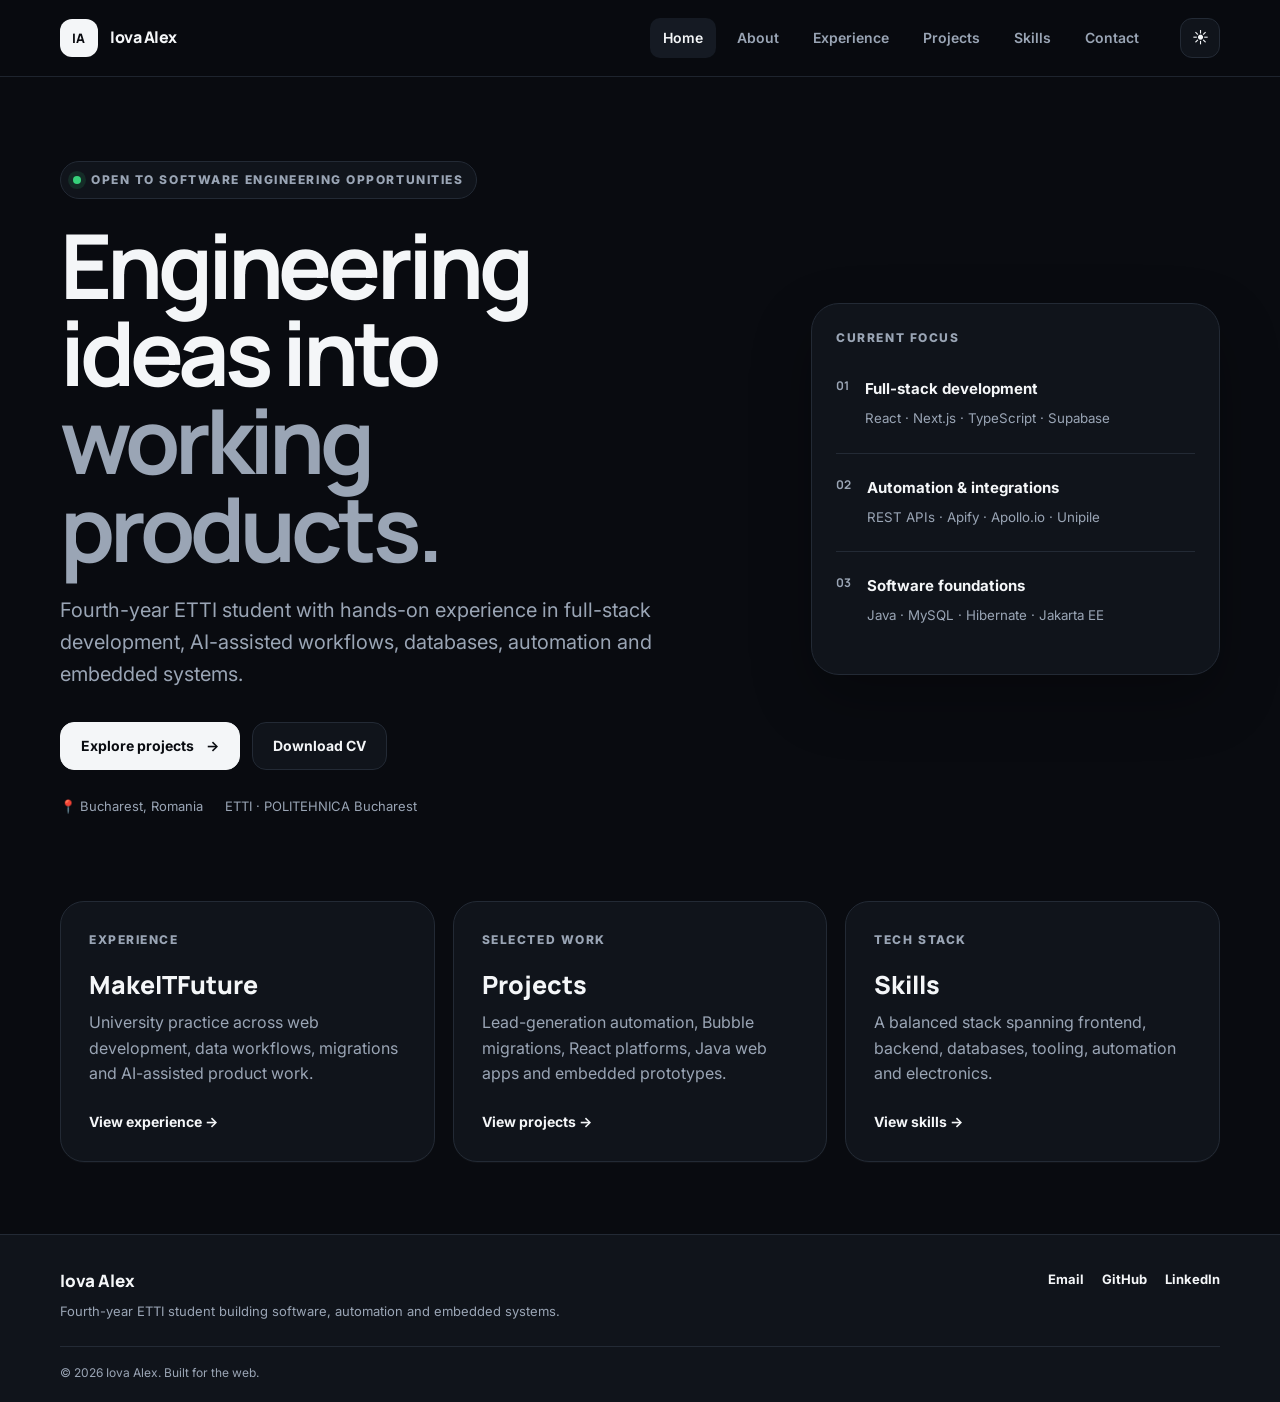
<file: index.html>
<!DOCTYPE html>
<html lang="en" class="dark">
<head>
  <meta charset="UTF-8">
  <meta name="viewport" content="width=device-width, initial-scale=1.0">
  <meta name="description" content="Portfolio of Iova Alex, fourth-year ETTI student focused on software engineering, full-stack development, automation and embedded systems.">
  <meta name="theme-color" content="#090b10">
  <title>Home | Iova Alex</title>
  <link rel="preconnect" href="https://fonts.googleapis.com">
  <link rel="preconnect" href="https://fonts.gstatic.com" crossorigin>
  <link href="https://fonts.googleapis.com/css2?family=Inter:wght@400;500;600;700;800&family=Manrope:wght@600;700;800&display=swap" rel="stylesheet">
  <link rel="stylesheet" href="styles.css">
  <script src="script.js" defer></script>
</head>
<body>
<header class="site-header">
  <div class="shell nav-wrap">
    <a class="brand" href="index.html" aria-label="Iova Alex home">
      <span class="brand-mark">IA</span>
      <span>Iova Alex</span>
    </a>
    <nav class="desktop-nav" aria-label="Primary navigation">
      <a href="index.html" class="active">Home</a>
      <a href="about.html" class="">About</a>
      <a href="experience.html" class="">Experience</a>
      <a href="projects.html" class="">Projects</a>
      <a href="skills.html" class="">Skills</a>
      <a href="contact.html" class="">Contact</a>
    </nav>
    <div class="nav-actions">
      <button class="icon-btn theme-toggle" aria-label="Toggle theme" title="Toggle theme">
        <span class="sun">☀</span><span class="moon">☾</span>
      </button>
      <button class="icon-btn menu-toggle" aria-label="Open menu" aria-expanded="false">☰</button>
    </div>
  </div>
  <nav class="mobile-nav" aria-label="Mobile navigation">
    <a href="index.html" class="active">Home</a>
    <a href="about.html" class="">About</a>
    <a href="experience.html" class="">Experience</a>
    <a href="projects.html" class="">Projects</a>
    <a href="skills.html" class="">Skills</a>
    <a href="contact.html" class="">Contact</a>
  </nav>
</header>
<main>
  <section class="hero shell">
    <div class="hero-copy reveal">
      <div class="eyebrow"><span class="status-dot"></span> Open to software engineering opportunities</div>
      <h1>Engineering ideas into <span>working products.</span></h1>
      <p class="hero-lead">Fourth-year ETTI student with hands-on experience in full-stack development, AI-assisted workflows, databases, automation and embedded systems.</p>
      <div class="button-row">
        <a class="btn primary" href="projects.html">Explore projects <span>→</span></a>
        <a class="btn secondary" href="IOVA_DUMITRU_ALEXANDRU_CV_2026_UPDATED.pdf" download>Download CV</a>
      </div>
      <div class="hero-meta">
        <span>📍 Bucharest, Romania</span>
        <span>ETTI · POLITEHNICA Bucharest</span>
      </div>
    </div>
    <aside class="hero-panel reveal delay-1">
      <div class="panel-label">Current focus</div>
      <div class="focus-card">
        <span>01</span>
        <div><strong>Full-stack development</strong><small>React · Next.js · TypeScript · Supabase</small></div>
      </div>
      <div class="focus-card">
        <span>02</span>
        <div><strong>Automation & integrations</strong><small>REST APIs · Apify · Apollo.io · Unipile</small></div>
      </div>
      <div class="focus-card">
        <span>03</span>
        <div><strong>Software foundations</strong><small>Java · MySQL · Hibernate · Jakarta EE</small></div>
      </div>
    </aside>
  </section>

  <section class="shell home-grid">
    <a class="feature-card reveal" href="experience.html">
      <span class="feature-kicker">Experience</span>
      <h2>MakeITFuture</h2>
      <p>University practice across web development, data workflows, migrations and AI-assisted product work.</p>
      <span class="card-link">View experience →</span>
    </a>
    <a class="feature-card reveal delay-1" href="projects.html">
      <span class="feature-kicker">Selected work</span>
      <h2>Projects</h2>
      <p>Lead-generation automation, Bubble migrations, React platforms, Java web apps and embedded prototypes.</p>
      <span class="card-link">View projects →</span>
    </a>
    <a class="feature-card reveal delay-2" href="skills.html">
      <span class="feature-kicker">Tech stack</span>
      <h2>Skills</h2>
      <p>A balanced stack spanning frontend, backend, databases, tooling, automation and electronics.</p>
      <span class="card-link">View skills →</span>
    </a>
  </section>
</main>
<footer class="site-footer">
  <div class="shell footer-grid">
    <div>
      <strong>Iova Alex</strong>
      <p>Fourth-year ETTI student building software, automation and embedded systems.</p>
    </div>
    <div class="footer-links">
      <a href="mailto:iovaalex1234@gmail.com">Email</a>
      <a href="https://github.com/JustAlexD" target="_blank" rel="noreferrer">GitHub</a>
      <a href="https://www.linkedin.com/in/dumitru-alexandru-iova-7794963b9/" target="_blank" rel="noreferrer">LinkedIn</a>
    </div>
  </div>
  <div class="shell footer-bottom">© <span data-year></span> Iova Alex. Built for the web.</div>
</footer>
</body>
</html>
</file>
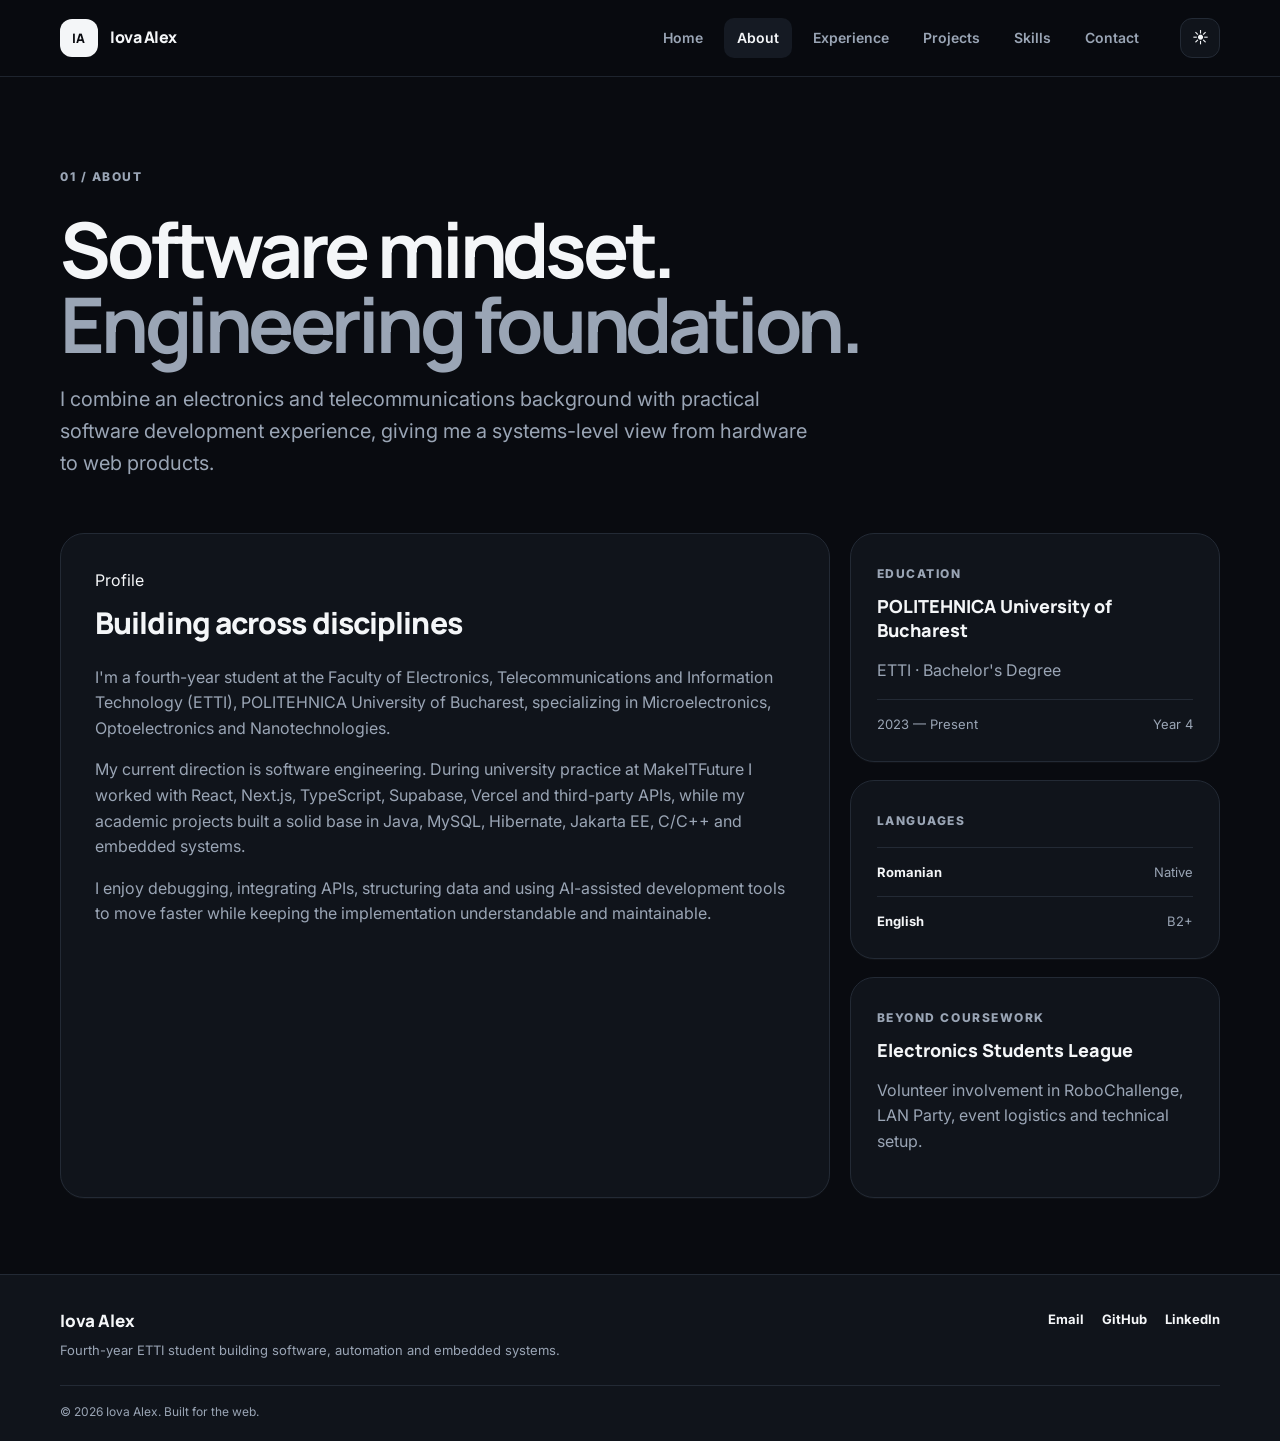
<file: about.html>
<!DOCTYPE html>
<html lang="en" class="dark">
<head>
  <meta charset="UTF-8">
  <meta name="viewport" content="width=device-width, initial-scale=1.0">
  <meta name="description" content="About Iova Alex: fourth-year ETTI student at POLITEHNICA University of Bucharest.">
  <meta name="theme-color" content="#090b10">
  <title>About | Iova Alex</title>
  <link rel="preconnect" href="https://fonts.googleapis.com">
  <link rel="preconnect" href="https://fonts.gstatic.com" crossorigin>
  <link href="https://fonts.googleapis.com/css2?family=Inter:wght@400;500;600;700;800&family=Manrope:wght@600;700;800&display=swap" rel="stylesheet">
  <link rel="stylesheet" href="styles.css">
  <script src="script.js" defer></script>
</head>
<body>
<header class="site-header">
  <div class="shell nav-wrap">
    <a class="brand" href="index.html" aria-label="Iova Alex home">
      <span class="brand-mark">IA</span>
      <span>Iova Alex</span>
    </a>
    <nav class="desktop-nav" aria-label="Primary navigation">
      <a href="index.html" class="">Home</a>
      <a href="about.html" class="active">About</a>
      <a href="experience.html" class="">Experience</a>
      <a href="projects.html" class="">Projects</a>
      <a href="skills.html" class="">Skills</a>
      <a href="contact.html" class="">Contact</a>
    </nav>
    <div class="nav-actions">
      <button class="icon-btn theme-toggle" aria-label="Toggle theme" title="Toggle theme">
        <span class="sun">☀</span><span class="moon">☾</span>
      </button>
      <button class="icon-btn menu-toggle" aria-label="Open menu" aria-expanded="false">☰</button>
    </div>
  </div>
  <nav class="mobile-nav" aria-label="Mobile navigation">
    <a href="index.html" class="">Home</a>
    <a href="about.html" class="active">About</a>
    <a href="experience.html" class="">Experience</a>
    <a href="projects.html" class="">Projects</a>
    <a href="skills.html" class="">Skills</a>
    <a href="contact.html" class="">Contact</a>
  </nav>
</header>
<main class="page-main">
  <section class="page-hero shell reveal">
    <span class="section-no">01 / About</span>
    <h1>Software mindset.<br><span>Engineering foundation.</span></h1>
    <p>I combine an electronics and telecommunications background with practical software development experience, giving me a systems-level view from hardware to web products.</p>
  </section>

  <section class="shell two-col">
    <article class="surface reveal">
      <div class="section-heading">
        <span>Profile</span>
        <h2>Building across disciplines</h2>
      </div>
      <p>I'm a fourth-year student at the Faculty of Electronics, Telecommunications and Information Technology (ETTI), POLITEHNICA University of Bucharest, specializing in Microelectronics, Optoelectronics and Nanotechnologies.</p>
      <p>My current direction is software engineering. During university practice at MakeITFuture I worked with React, Next.js, TypeScript, Supabase, Vercel and third-party APIs, while my academic projects built a solid base in Java, MySQL, Hibernate, Jakarta EE, C/C++ and embedded systems.</p>
      <p>I enjoy debugging, integrating APIs, structuring data and using AI-assisted development tools to move faster while keeping the implementation understandable and maintainable.</p>
    </article>

    <aside class="stack">
      <div class="surface compact reveal delay-1">
        <span class="mini-label">Education</span>
        <h3>POLITEHNICA University of Bucharest</h3>
        <p>ETTI · Bachelor's Degree</p>
        <div class="meta-line"><span>2023 — Present</span><span>Year 4</span></div>
      </div>
      <div class="surface compact reveal delay-2">
        <span class="mini-label">Languages</span>
        <div class="language-row"><strong>Romanian</strong><span>Native</span></div>
        <div class="language-row"><strong>English</strong><span>B2+</span></div>
      </div>
      <div class="surface compact reveal delay-3">
        <span class="mini-label">Beyond coursework</span>
        <h3>Electronics Students League</h3>
        <p>Volunteer involvement in RoboChallenge, LAN Party, event logistics and technical setup.</p>
      </div>
    </aside>
  </section>
</main>
<footer class="site-footer">
  <div class="shell footer-grid">
    <div>
      <strong>Iova Alex</strong>
      <p>Fourth-year ETTI student building software, automation and embedded systems.</p>
    </div>
    <div class="footer-links">
      <a href="mailto:iovaalex1234@gmail.com">Email</a>
      <a href="https://github.com/JustAlexD" target="_blank" rel="noreferrer">GitHub</a>
      <a href="https://www.linkedin.com/in/dumitru-alexandru-iova-7794963b9/" target="_blank" rel="noreferrer">LinkedIn</a>
    </div>
  </div>
  <div class="shell footer-bottom">© <span data-year></span> Iova Alex. Built for the web.</div>
</footer>
</body>
</html>
</file>
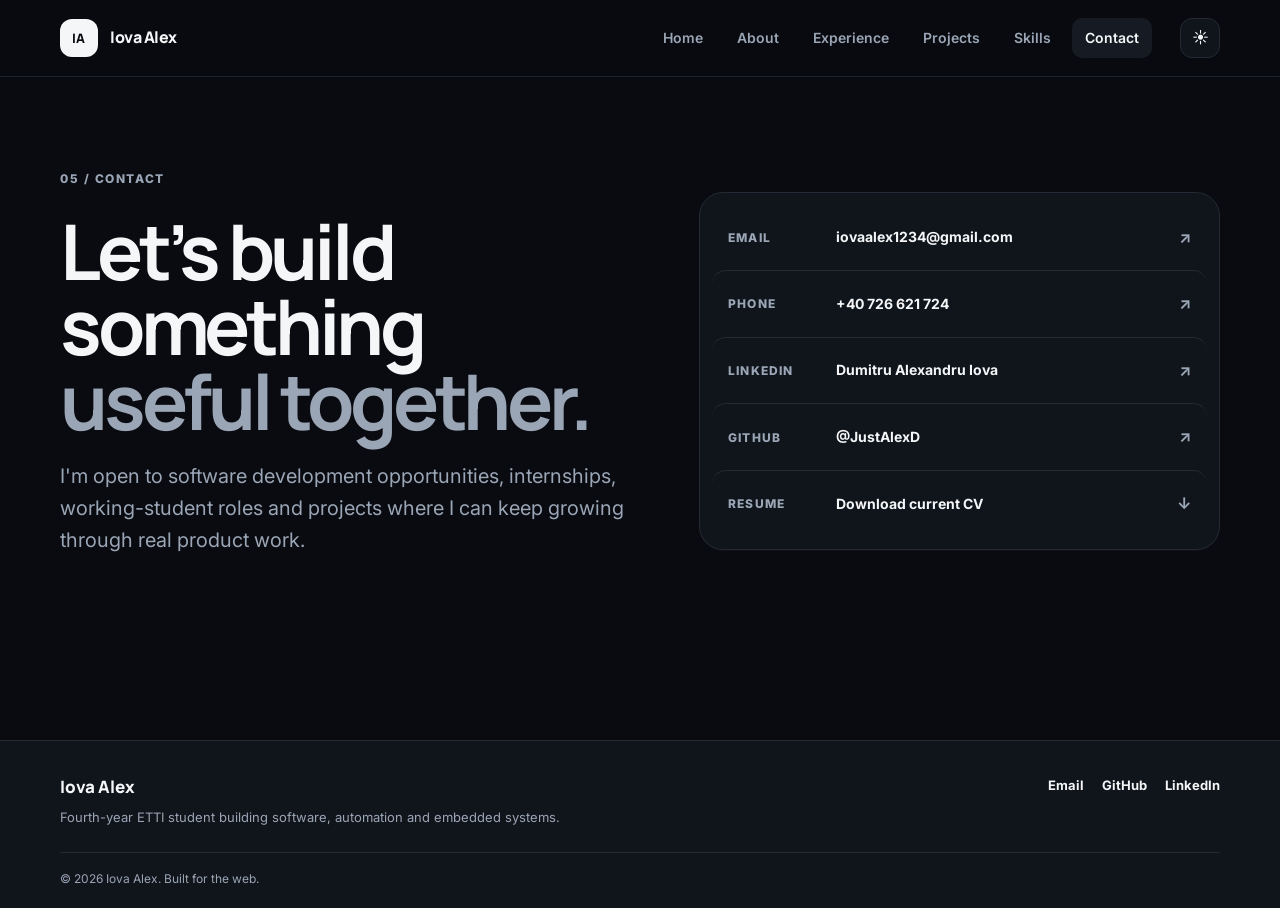
<file: contact.html>
<!DOCTYPE html>
<html lang="en" class="dark">
<head>
  <meta charset="UTF-8">
  <meta name="viewport" content="width=device-width, initial-scale=1.0">
  <meta name="description" content="Contact Iova Alex for software engineering opportunities and collaborations.">
  <meta name="theme-color" content="#090b10">
  <title>Contact | Iova Alex</title>
  <link rel="preconnect" href="https://fonts.googleapis.com">
  <link rel="preconnect" href="https://fonts.gstatic.com" crossorigin>
  <link href="https://fonts.googleapis.com/css2?family=Inter:wght@400;500;600;700;800&family=Manrope:wght@600;700;800&display=swap" rel="stylesheet">
  <link rel="stylesheet" href="styles.css">
  <script src="script.js" defer></script>
</head>
<body>
<header class="site-header">
  <div class="shell nav-wrap">
    <a class="brand" href="index.html" aria-label="Iova Alex home">
      <span class="brand-mark">IA</span>
      <span>Iova Alex</span>
    </a>
    <nav class="desktop-nav" aria-label="Primary navigation">
      <a href="index.html" class="">Home</a>
      <a href="about.html" class="">About</a>
      <a href="experience.html" class="">Experience</a>
      <a href="projects.html" class="">Projects</a>
      <a href="skills.html" class="">Skills</a>
      <a href="contact.html" class="active">Contact</a>
    </nav>
    <div class="nav-actions">
      <button class="icon-btn theme-toggle" aria-label="Toggle theme" title="Toggle theme">
        <span class="sun">☀</span><span class="moon">☾</span>
      </button>
      <button class="icon-btn menu-toggle" aria-label="Open menu" aria-expanded="false">☰</button>
    </div>
  </div>
  <nav class="mobile-nav" aria-label="Mobile navigation">
    <a href="index.html" class="">Home</a>
    <a href="about.html" class="">About</a>
    <a href="experience.html" class="">Experience</a>
    <a href="projects.html" class="">Projects</a>
    <a href="skills.html" class="">Skills</a>
    <a href="contact.html" class="active">Contact</a>
  </nav>
</header>
<main class="page-main contact-main">
  <section class="contact-hero shell">
    <div class="reveal">
      <span class="section-no">05 / Contact</span>
      <h1>Let’s build something<br><span>useful together.</span></h1>
      <p>I'm open to software development opportunities, internships, working-student roles and projects where I can keep growing through real product work.</p>
    </div>
    <div class="contact-panel surface reveal delay-1">
      <a class="contact-row" href="mailto:iovaalex1234@gmail.com">
        <span>Email</span><strong>iovaalex1234@gmail.com</strong><b>↗</b>
      </a>
      <a class="contact-row" href="tel:+40726621724">
        <span>Phone</span><strong>+40 726 621 724</strong><b>↗</b>
      </a>
      <a class="contact-row" href="https://www.linkedin.com/in/dumitru-alexandru-iova-7794963b9/" target="_blank" rel="noreferrer">
        <span>LinkedIn</span><strong>Dumitru Alexandru Iova</strong><b>↗</b>
      </a>
      <a class="contact-row" href="https://github.com/JustAlexD" target="_blank" rel="noreferrer">
        <span>GitHub</span><strong>@JustAlexD</strong><b>↗</b>
      </a>
      <a class="contact-row" href="IOVA_DUMITRU_ALEXANDRU_CV_2026_UPDATED.pdf" download>
        <span>Resume</span><strong>Download current CV</strong><b>↓</b>
      </a>
    </div>
  </section>
</main>
<footer class="site-footer">
  <div class="shell footer-grid">
    <div>
      <strong>Iova Alex</strong>
      <p>Fourth-year ETTI student building software, automation and embedded systems.</p>
    </div>
    <div class="footer-links">
      <a href="mailto:iovaalex1234@gmail.com">Email</a>
      <a href="https://github.com/JustAlexD" target="_blank" rel="noreferrer">GitHub</a>
      <a href="https://www.linkedin.com/in/dumitru-alexandru-iova-7794963b9/" target="_blank" rel="noreferrer">LinkedIn</a>
    </div>
  </div>
  <div class="shell footer-bottom">© <span data-year></span> Iova Alex. Built for the web.</div>
</footer>
</body>
</html>
</file>
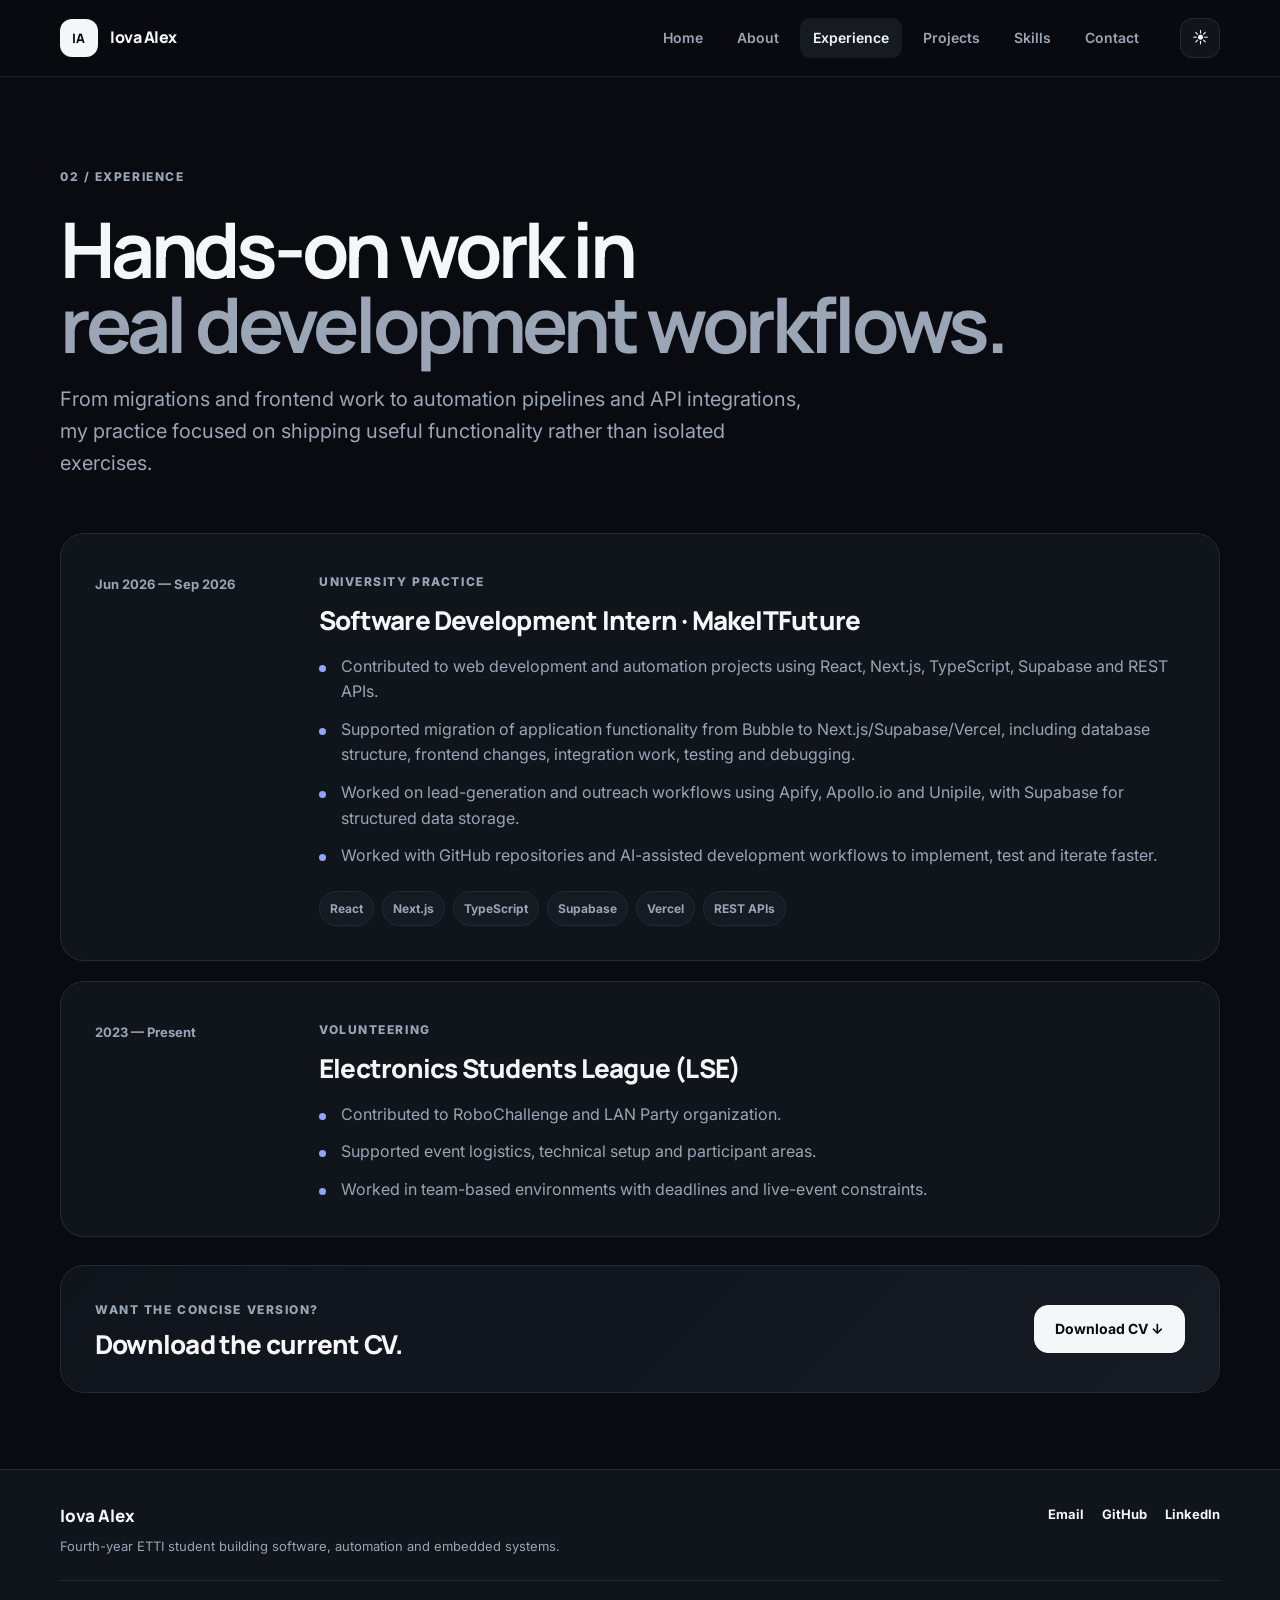
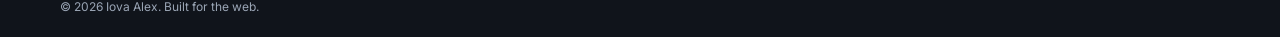
<file: experience.html>
<!DOCTYPE html>
<html lang="en" class="dark">
<head>
  <meta charset="UTF-8">
  <meta name="viewport" content="width=device-width, initial-scale=1.0">
  <meta name="description" content="Professional and practical experience of Iova Alex, including MakeITFuture university practice.">
  <meta name="theme-color" content="#090b10">
  <title>Experience | Iova Alex</title>
  <link rel="preconnect" href="https://fonts.googleapis.com">
  <link rel="preconnect" href="https://fonts.gstatic.com" crossorigin>
  <link href="https://fonts.googleapis.com/css2?family=Inter:wght@400;500;600;700;800&family=Manrope:wght@600;700;800&display=swap" rel="stylesheet">
  <link rel="stylesheet" href="styles.css">
  <script src="script.js" defer></script>
</head>
<body>
<header class="site-header">
  <div class="shell nav-wrap">
    <a class="brand" href="index.html" aria-label="Iova Alex home">
      <span class="brand-mark">IA</span>
      <span>Iova Alex</span>
    </a>
    <nav class="desktop-nav" aria-label="Primary navigation">
      <a href="index.html" class="">Home</a>
      <a href="about.html" class="">About</a>
      <a href="experience.html" class="active">Experience</a>
      <a href="projects.html" class="">Projects</a>
      <a href="skills.html" class="">Skills</a>
      <a href="contact.html" class="">Contact</a>
    </nav>
    <div class="nav-actions">
      <button class="icon-btn theme-toggle" aria-label="Toggle theme" title="Toggle theme">
        <span class="sun">☀</span><span class="moon">☾</span>
      </button>
      <button class="icon-btn menu-toggle" aria-label="Open menu" aria-expanded="false">☰</button>
    </div>
  </div>
  <nav class="mobile-nav" aria-label="Mobile navigation">
    <a href="index.html" class="">Home</a>
    <a href="about.html" class="">About</a>
    <a href="experience.html" class="active">Experience</a>
    <a href="projects.html" class="">Projects</a>
    <a href="skills.html" class="">Skills</a>
    <a href="contact.html" class="">Contact</a>
  </nav>
</header>
<main class="page-main">
  <section class="page-hero shell reveal">
    <span class="section-no">02 / Experience</span>
    <h1>Hands-on work in<br><span>real development workflows.</span></h1>
    <p>From migrations and frontend work to automation pipelines and API integrations, my practice focused on shipping useful functionality rather than isolated exercises.</p>
  </section>

  <section class="shell timeline">
    <article class="timeline-item surface reveal">
      <div class="timeline-date">Jun 2026 — Sep 2026</div>
      <div>
        <span class="mini-label">University Practice</span>
        <h2>Software Development Intern · MakeITFuture</h2>
        <ul class="clean-list">
          <li>Contributed to web development and automation projects using React, Next.js, TypeScript, Supabase and REST APIs.</li>
          <li>Supported migration of application functionality from Bubble to Next.js/Supabase/Vercel, including database structure, frontend changes, integration work, testing and debugging.</li>
          <li>Worked on lead-generation and outreach workflows using Apify, Apollo.io and Unipile, with Supabase for structured data storage.</li>
          <li>Worked with GitHub repositories and AI-assisted development workflows to implement, test and iterate faster.</li>
        </ul>
        <div class="tag-row">
          <span>React</span><span>Next.js</span><span>TypeScript</span><span>Supabase</span><span>Vercel</span><span>REST APIs</span>
        </div>
      </div>
    </article>

    <article class="timeline-item surface reveal delay-1">
      <div class="timeline-date">2023 — Present</div>
      <div>
        <span class="mini-label">Volunteering</span>
        <h2>Electronics Students League (LSE)</h2>
        <ul class="clean-list">
          <li>Contributed to RoboChallenge and LAN Party organization.</li>
          <li>Supported event logistics, technical setup and participant areas.</li>
          <li>Worked in team-based environments with deadlines and live-event constraints.</li>
        </ul>
      </div>
    </article>
  </section>

  <section class="shell callout reveal">
    <div>
      <span class="mini-label">Want the concise version?</span>
      <h2>Download the current CV.</h2>
    </div>
    <a class="btn primary" href="IOVA_DUMITRU_ALEXANDRU_CV_2026_UPDATED.pdf" download>Download CV ↓</a>
  </section>
</main>
<footer class="site-footer">
  <div class="shell footer-grid">
    <div>
      <strong>Iova Alex</strong>
      <p>Fourth-year ETTI student building software, automation and embedded systems.</p>
    </div>
    <div class="footer-links">
      <a href="mailto:iovaalex1234@gmail.com">Email</a>
      <a href="https://github.com/JustAlexD" target="_blank" rel="noreferrer">GitHub</a>
      <a href="https://www.linkedin.com/in/dumitru-alexandru-iova-7794963b9/" target="_blank" rel="noreferrer">LinkedIn</a>
    </div>
  </div>
  <div class="shell footer-bottom">© <span data-year></span> Iova Alex. Built for the web.</div>
</footer>
</body>
</html>
</file>
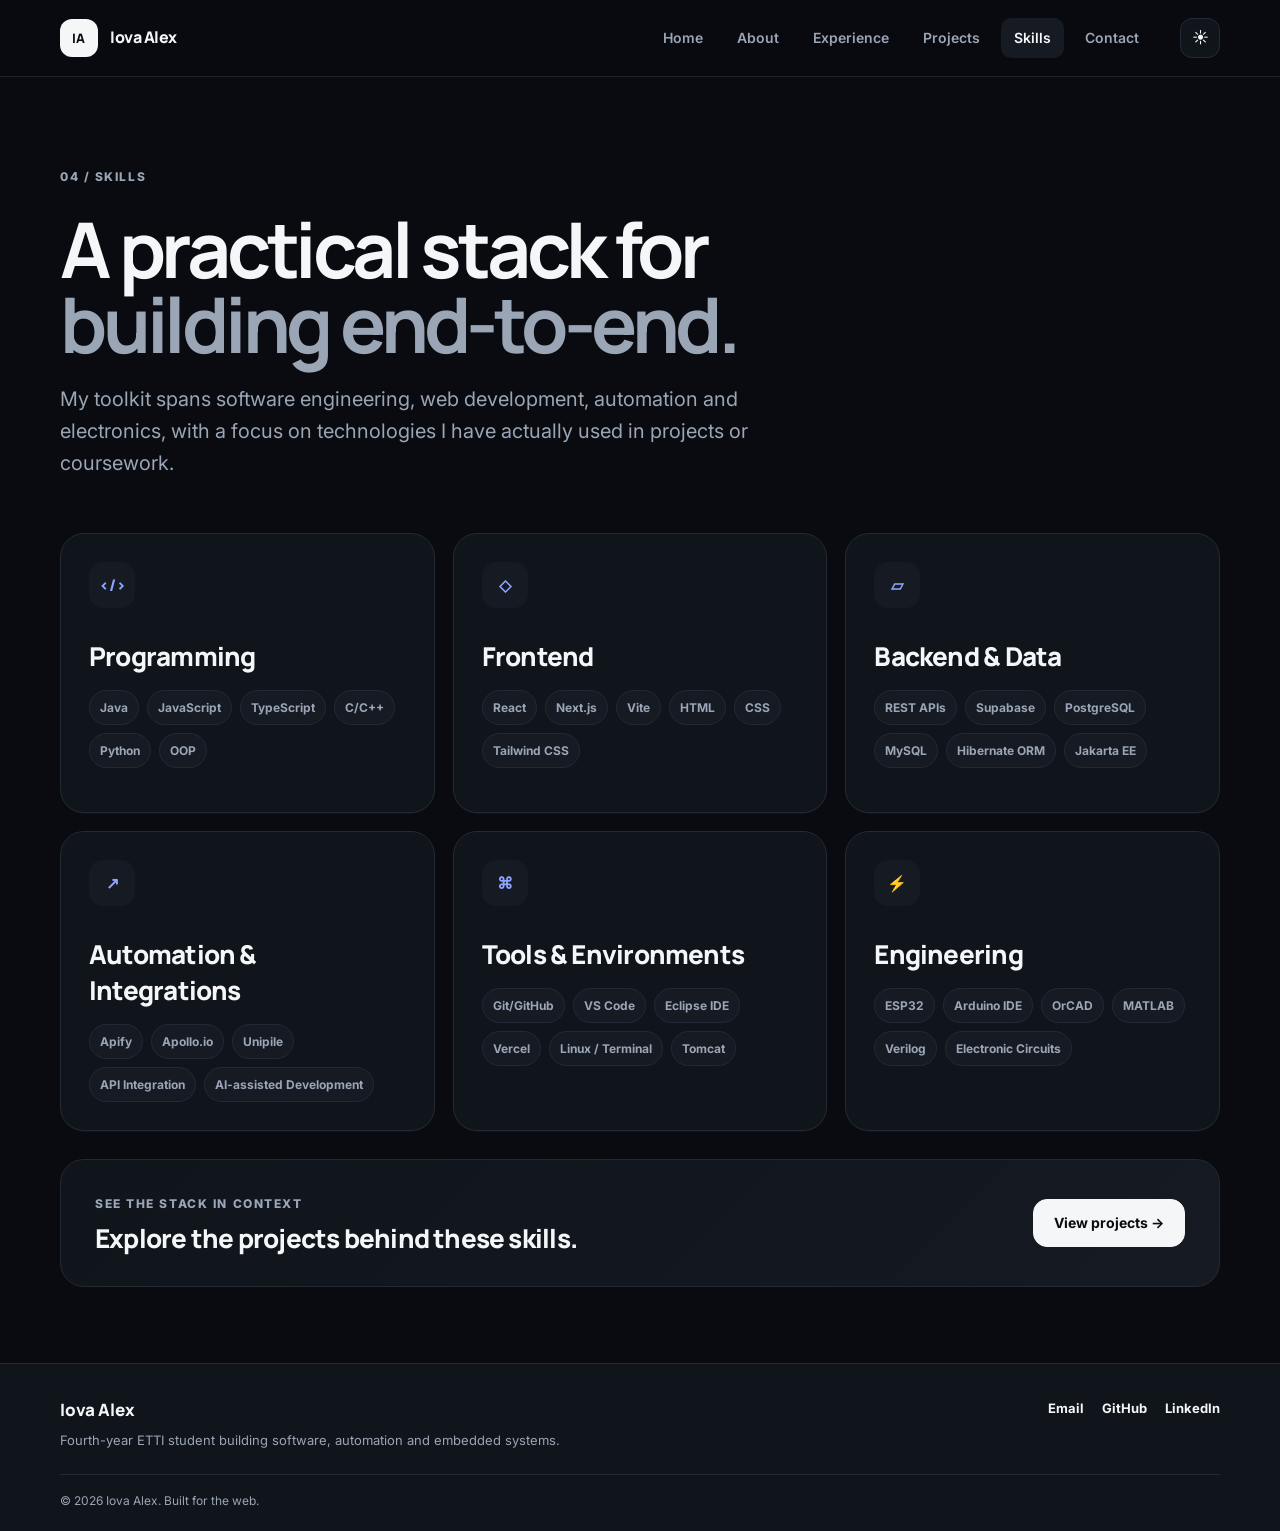
<file: skills.html>
<!DOCTYPE html>
<html lang="en" class="dark">
<head>
  <meta charset="UTF-8">
  <meta name="viewport" content="width=device-width, initial-scale=1.0">
  <meta name="description" content="Technical skills of Iova Alex across programming, web development, databases, automation, tools and embedded systems.">
  <meta name="theme-color" content="#090b10">
  <title>Skills | Iova Alex</title>
  <link rel="preconnect" href="https://fonts.googleapis.com">
  <link rel="preconnect" href="https://fonts.gstatic.com" crossorigin>
  <link href="https://fonts.googleapis.com/css2?family=Inter:wght@400;500;600;700;800&family=Manrope:wght@600;700;800&display=swap" rel="stylesheet">
  <link rel="stylesheet" href="styles.css">
  <script src="script.js" defer></script>
</head>
<body>
<header class="site-header">
  <div class="shell nav-wrap">
    <a class="brand" href="index.html" aria-label="Iova Alex home">
      <span class="brand-mark">IA</span>
      <span>Iova Alex</span>
    </a>
    <nav class="desktop-nav" aria-label="Primary navigation">
      <a href="index.html" class="">Home</a>
      <a href="about.html" class="">About</a>
      <a href="experience.html" class="">Experience</a>
      <a href="projects.html" class="">Projects</a>
      <a href="skills.html" class="active">Skills</a>
      <a href="contact.html" class="">Contact</a>
    </nav>
    <div class="nav-actions">
      <button class="icon-btn theme-toggle" aria-label="Toggle theme" title="Toggle theme">
        <span class="sun">☀</span><span class="moon">☾</span>
      </button>
      <button class="icon-btn menu-toggle" aria-label="Open menu" aria-expanded="false">☰</button>
    </div>
  </div>
  <nav class="mobile-nav" aria-label="Mobile navigation">
    <a href="index.html" class="">Home</a>
    <a href="about.html" class="">About</a>
    <a href="experience.html" class="">Experience</a>
    <a href="projects.html" class="">Projects</a>
    <a href="skills.html" class="active">Skills</a>
    <a href="contact.html" class="">Contact</a>
  </nav>
</header>
<main class="page-main">
  <section class="page-hero shell reveal">
    <span class="section-no">04 / Skills</span>
    <h1>A practical stack for<br><span>building end-to-end.</span></h1>
    <p>My toolkit spans software engineering, web development, automation and electronics, with a focus on technologies I have actually used in projects or coursework.</p>
  </section>

  <section class="shell skill-grid">
    <article class="skill-card reveal">
      <span class="skill-icon">&lt;/&gt;</span>
      <h2>Programming</h2>
      <div class="skill-cloud"><span>Java</span><span>JavaScript</span><span>TypeScript</span><span>C/C++</span><span>Python</span><span>OOP</span></div>
    </article>
    <article class="skill-card reveal delay-1">
      <span class="skill-icon">◇</span>
      <h2>Frontend</h2>
      <div class="skill-cloud"><span>React</span><span>Next.js</span><span>Vite</span><span>HTML</span><span>CSS</span><span>Tailwind CSS</span></div>
    </article>
    <article class="skill-card reveal delay-2">
      <span class="skill-icon">▱</span>
      <h2>Backend & Data</h2>
      <div class="skill-cloud"><span>REST APIs</span><span>Supabase</span><span>PostgreSQL</span><span>MySQL</span><span>Hibernate ORM</span><span>Jakarta EE</span></div>
    </article>
    <article class="skill-card reveal">
      <span class="skill-icon">↗</span>
      <h2>Automation & Integrations</h2>
      <div class="skill-cloud"><span>Apify</span><span>Apollo.io</span><span>Unipile</span><span>API Integration</span><span>AI-assisted Development</span></div>
    </article>
    <article class="skill-card reveal delay-1">
      <span class="skill-icon">⌘</span>
      <h2>Tools & Environments</h2>
      <div class="skill-cloud"><span>Git/GitHub</span><span>VS Code</span><span>Eclipse IDE</span><span>Vercel</span><span>Linux / Terminal</span><span>Tomcat</span></div>
    </article>
    <article class="skill-card reveal delay-2">
      <span class="skill-icon">⚡</span>
      <h2>Engineering</h2>
      <div class="skill-cloud"><span>ESP32</span><span>Arduino IDE</span><span>OrCAD</span><span>MATLAB</span><span>Verilog</span><span>Electronic Circuits</span></div>
    </article>
  </section>

  <section class="shell callout reveal">
    <div>
      <span class="mini-label">See the stack in context</span>
      <h2>Explore the projects behind these skills.</h2>
    </div>
    <a class="btn primary" href="projects.html">View projects →</a>
  </section>
</main>
<footer class="site-footer">
  <div class="shell footer-grid">
    <div>
      <strong>Iova Alex</strong>
      <p>Fourth-year ETTI student building software, automation and embedded systems.</p>
    </div>
    <div class="footer-links">
      <a href="mailto:iovaalex1234@gmail.com">Email</a>
      <a href="https://github.com/JustAlexD" target="_blank" rel="noreferrer">GitHub</a>
      <a href="https://www.linkedin.com/in/dumitru-alexandru-iova-7794963b9/" target="_blank" rel="noreferrer">LinkedIn</a>
    </div>
  </div>
  <div class="shell footer-bottom">© <span data-year></span> Iova Alex. Built for the web.</div>
</footer>
</body>
</html>
</file>
<file: styles.css>
:root{
  --bg:#f6f7f9;--surface:#ffffff;--surface-2:#eef1f5;--text:#101318;--muted:#657080;
  --line:#dfe4ea;--accent:#5b7cff;--accent-2:#9db0ff;--shadow:0 22px 60px rgba(16,19,24,.09);
  --radius:24px;--header:76px
}
html.dark{
  --bg:#090b10;--surface:#10141b;--surface-2:#151a23;--text:#f4f6f8;--muted:#9aa5b5;
  --line:#232a35;--accent:#8ea4ff;--accent-2:#546edb;--shadow:0 24px 60px rgba(0,0,0,.28)
}
*{box-sizing:border-box}
html{scroll-behavior:smooth}
body{margin:0;background:var(--bg);color:var(--text);font-family:Inter,system-ui,sans-serif;line-height:1.6;transition:background .25s,color .25s}
a{color:inherit;text-decoration:none}
img{max-width:100%;display:block}
button{font:inherit}
.shell{width:min(1160px,calc(100% - 40px));margin-inline:auto}
.site-header{position:sticky;top:0;z-index:50;border-bottom:1px solid color-mix(in srgb,var(--line) 84%,transparent);background:color-mix(in srgb,var(--bg) 84%,transparent);backdrop-filter:blur(18px)}
.nav-wrap{height:var(--header);display:flex;align-items:center;justify-content:space-between;gap:28px}
.brand{display:flex;align-items:center;gap:12px;font-family:Manrope,sans-serif;font-weight:800;letter-spacing:-.03em}
.brand-mark{display:grid;place-items:center;width:38px;height:38px;border-radius:12px;background:var(--text);color:var(--bg);font-size:13px;letter-spacing:.04em}
.desktop-nav{display:flex;align-items:center;gap:8px;margin-left:auto}
.desktop-nav a,.mobile-nav a{padding:9px 13px;border-radius:10px;color:var(--muted);font-size:14px;font-weight:600;transition:.2s}
.desktop-nav a:hover,.desktop-nav a.active,.mobile-nav a:hover,.mobile-nav a.active{background:var(--surface-2);color:var(--text)}
.nav-actions{display:flex;gap:8px}
.icon-btn{border:1px solid var(--line);background:var(--surface);color:var(--text);width:40px;height:40px;border-radius:12px;cursor:pointer}
.menu-toggle{display:none}
.sun,.moon{display:none}.dark .sun{display:inline}html:not(.dark) .moon{display:inline}
.mobile-nav{display:none}
.hero{min-height:calc(100vh - var(--header));display:grid;grid-template-columns:1.25fr .75fr;align-items:center;gap:70px;padding-block:72px}
.eyebrow,.mini-label,.section-no,.feature-kicker,.panel-label{font-size:12px;text-transform:uppercase;letter-spacing:.13em;font-weight:800;color:var(--muted)}
.eyebrow{display:inline-flex;align-items:center;gap:10px;padding:8px 12px;border:1px solid var(--line);border-radius:999px;background:var(--surface)}
.status-dot{width:8px;height:8px;border-radius:50%;background:#36d17a;box-shadow:0 0 0 5px rgba(54,209,122,.12)}
.hero h1,.page-hero h1,.contact-hero h1{font-family:Manrope,sans-serif;letter-spacing:-.055em;line-height:.98;margin:22px 0}
.hero h1{font-size:clamp(52px,7vw,94px)}
.page-hero h1,.contact-hero h1{font-size:clamp(48px,6vw,78px)}
.hero h1 span,.page-hero h1 span,.contact-hero h1 span{color:var(--muted)}
.hero-lead,.page-hero>p,.contact-hero>div>p{max-width:760px;font-size:clamp(17px,2vw,20px);color:var(--muted)}
.button-row{display:flex;gap:12px;flex-wrap:wrap;margin-top:32px}
.btn{display:inline-flex;align-items:center;justify-content:center;gap:12px;min-height:48px;padding:0 20px;border-radius:14px;border:1px solid var(--line);font-weight:700;font-size:14px;transition:transform .2s,background .2s}
.btn:hover{transform:translateY(-2px)}
.btn.primary{background:var(--text);color:var(--bg);border-color:var(--text)}
.btn.secondary{background:var(--surface)}
.hero-meta{display:flex;gap:22px;flex-wrap:wrap;margin-top:26px;color:var(--muted);font-size:13px}
.hero-panel{border:1px solid var(--line);background:var(--surface);border-radius:28px;padding:24px;box-shadow:var(--shadow)}
.panel-label{margin-bottom:8px}
.focus-card{display:flex;gap:16px;padding:22px 0;border-bottom:1px solid var(--line)}
.focus-card:last-child{border-bottom:0}
.focus-card>span{font:700 12px Manrope;color:var(--muted)}
.focus-card strong{display:block;font-size:15px;margin-bottom:4px}
.focus-card small{color:var(--muted)}
.home-grid{display:grid;grid-template-columns:repeat(3,1fr);gap:18px;padding:0 0 72px}
.feature-card,.surface,.skill-card,.project-card{border:1px solid var(--line);background:var(--surface);border-radius:var(--radius);box-shadow:0 1px 0 rgba(255,255,255,.03)}
.feature-card{padding:28px;min-height:260px;display:flex;flex-direction:column;transition:transform .22s,border-color .22s}
.feature-card:hover{transform:translateY(-5px);border-color:color-mix(in srgb,var(--accent) 50%,var(--line))}
.feature-card h2{font:800 25px Manrope;margin:18px 0 8px}
.feature-card p{color:var(--muted);margin:0}
.card-link{margin-top:auto;padding-top:24px;font-weight:700;font-size:14px}
.page-main{padding-bottom:76px}
.page-hero{padding:86px 0 54px}
.page-hero>p{margin:0}
.two-col{display:grid;grid-template-columns:1.35fr .65fr;gap:20px}
.surface{padding:34px}
.surface p{color:var(--muted)}
.section-heading h2{font:800 30px Manrope;letter-spacing:-.03em;margin:8px 0 22px}
.stack{display:grid;gap:18px}
.surface.compact{padding:26px}
.surface.compact h3{font:800 18px Manrope;margin:8px 0}
.meta-line,.language-row{display:flex;justify-content:space-between;gap:20px;border-top:1px solid var(--line);padding-top:14px;margin-top:14px;color:var(--muted);font-size:13px}
.language-row strong{color:var(--text)}
.timeline{display:grid;gap:20px}
.timeline-item{display:grid;grid-template-columns:190px 1fr;gap:34px}
.timeline-date{font-size:13px;font-weight:700;color:var(--muted);padding-top:6px}
.timeline-item h2,.project-card h2,.callout h2,.skill-card h2{font:800 26px Manrope;letter-spacing:-.03em;margin:8px 0 16px}
.clean-list{margin:0;padding:0;list-style:none;display:grid;gap:12px;color:var(--muted)}
.clean-list li{position:relative;padding-left:22px}
.clean-list li:before{content:"";position:absolute;left:0;top:.68em;width:7px;height:7px;border-radius:50%;background:var(--accent)}
.tag-row,.skill-cloud{display:flex;flex-wrap:wrap;gap:8px;margin-top:22px}
.tag-row span,.skill-cloud span{padding:7px 10px;border:1px solid var(--line);background:var(--surface-2);border-radius:999px;font-size:12px;color:var(--muted);font-weight:700}
.callout{margin-top:28px;padding:30px 34px;border:1px solid var(--line);border-radius:var(--radius);background:linear-gradient(135deg,var(--surface),var(--surface-2));display:flex;justify-content:space-between;align-items:center;gap:20px}
.callout h2{margin:4px 0 0}
.project-list{display:grid;gap:18px}
.project-card{padding:30px;display:grid;grid-template-columns:70px 1fr;gap:24px}
.project-card.featured{border-color:color-mix(in srgb,var(--accent) 40%,var(--line));background:linear-gradient(145deg,color-mix(in srgb,var(--surface) 92%,var(--accent) 8%),var(--surface))}
.project-index{font:800 13px Manrope;color:var(--muted);padding-top:6px}
.project-card p{color:var(--muted);margin:0;max-width:900px}
.visual-project{grid-template-columns:.85fr 1.15fr;align-items:center}
.project-gallery{display:grid;grid-template-columns:1fr 1fr;gap:10px}
.gallery-shot{border:1px solid var(--line);padding:0;background:var(--surface-2);border-radius:14px;overflow:hidden;cursor:zoom-in}
.gallery-shot:first-child{grid-column:1/-1}
.gallery-shot img{width:100%;height:160px;object-fit:cover;transition:transform .25s}
.gallery-shot:hover img{transform:scale(1.03)}
.lightbox{display:none;position:fixed;inset:0;z-index:100;background:rgba(0,0,0,.9);padding:40px;align-items:center;justify-content:center}
.lightbox.open{display:flex}
.lightbox img{max-height:86vh;border-radius:16px}
.lightbox-close{position:absolute;top:24px;right:28px;width:44px;height:44px;border:1px solid rgba(255,255,255,.3);border-radius:50%;background:rgba(0,0,0,.3);color:white;font-size:26px;cursor:pointer}
.skill-grid{display:grid;grid-template-columns:repeat(3,1fr);gap:18px}
.skill-card{padding:28px;min-height:280px}
.skill-icon{display:grid;place-items:center;width:46px;height:46px;border-radius:14px;background:var(--surface-2);font:800 16px Manrope;color:var(--accent)}
.skill-card h2{margin-top:30px}
.skill-cloud{margin-top:16px}
.contact-main{min-height:calc(100vh - var(--header) - 190px)}
.contact-hero{padding:88px 0;display:grid;grid-template-columns:1fr .9fr;gap:60px;align-items:center}
.contact-panel{padding:12px}
.contact-row{display:grid;grid-template-columns:90px 1fr auto;align-items:center;gap:18px;padding:20px 16px;border-radius:14px;transition:background .2s}
.contact-row:hover{background:var(--surface-2)}
.contact-row+ .contact-row{border-top:1px solid var(--line)}
.contact-row span{font-size:12px;text-transform:uppercase;letter-spacing:.1em;color:var(--muted);font-weight:800}
.contact-row strong{font-size:14px}
.contact-row b{color:var(--muted)}
.site-footer{border-top:1px solid var(--line);padding:34px 0 20px;background:var(--surface)}
.footer-grid{display:flex;justify-content:space-between;gap:30px}
.footer-grid strong{font:800 17px Manrope}
.footer-grid p{max-width:520px;margin:6px 0 0;color:var(--muted);font-size:13px}
.footer-links{display:flex;gap:18px;align-items:flex-start;font-size:13px;font-weight:700}
.footer-bottom{border-top:1px solid var(--line);margin-top:24px;padding-top:16px;color:var(--muted);font-size:12px}
.reveal{opacity:0;transform:translateY(14px);animation:reveal .55s ease forwards}.delay-1{animation-delay:.08s}.delay-2{animation-delay:.16s}.delay-3{animation-delay:.24s}
@keyframes reveal{to{opacity:1;transform:none}}
@media (prefers-reduced-motion:reduce){*{scroll-behavior:auto!important}.reveal{animation:none;opacity:1;transform:none}}
@media (max-width:900px){
  .desktop-nav{display:none}.menu-toggle{display:inline-grid;place-items:center}
  .mobile-nav{position:absolute;top:var(--header);left:20px;right:20px;padding:12px;border:1px solid var(--line);border-radius:16px;background:var(--surface);box-shadow:var(--shadow)}
  .mobile-nav.open{display:grid}.mobile-nav a{padding:12px}
  .hero,.contact-hero{grid-template-columns:1fr;min-height:auto;gap:30px;padding-block:60px}
  .home-grid,.skill-grid{grid-template-columns:1fr 1fr}
  .two-col{grid-template-columns:1fr}
  .timeline-item{grid-template-columns:1fr;gap:10px}
  .visual-project{grid-template-columns:1fr}
}
@media (max-width:620px){
  .shell{width:min(100% - 28px,1160px)}
  .hero h1{font-size:50px}.page-hero h1,.contact-hero h1{font-size:45px}
  .page-hero{padding:58px 0 38px}
  .home-grid,.skill-grid{grid-template-columns:1fr}
  .project-card{grid-template-columns:1fr;gap:8px;padding:22px}
  .project-index{padding:0}
  .project-gallery{grid-template-columns:1fr}.gallery-shot:first-child{grid-column:auto}.gallery-shot img{height:190px}
  .callout,.footer-grid{flex-direction:column;align-items:flex-start}
  .footer-links{flex-wrap:wrap}
  .contact-row{grid-template-columns:1fr auto;gap:5px}.contact-row span{grid-column:1/-1}
  .surface{padding:24px}
}
</file>
